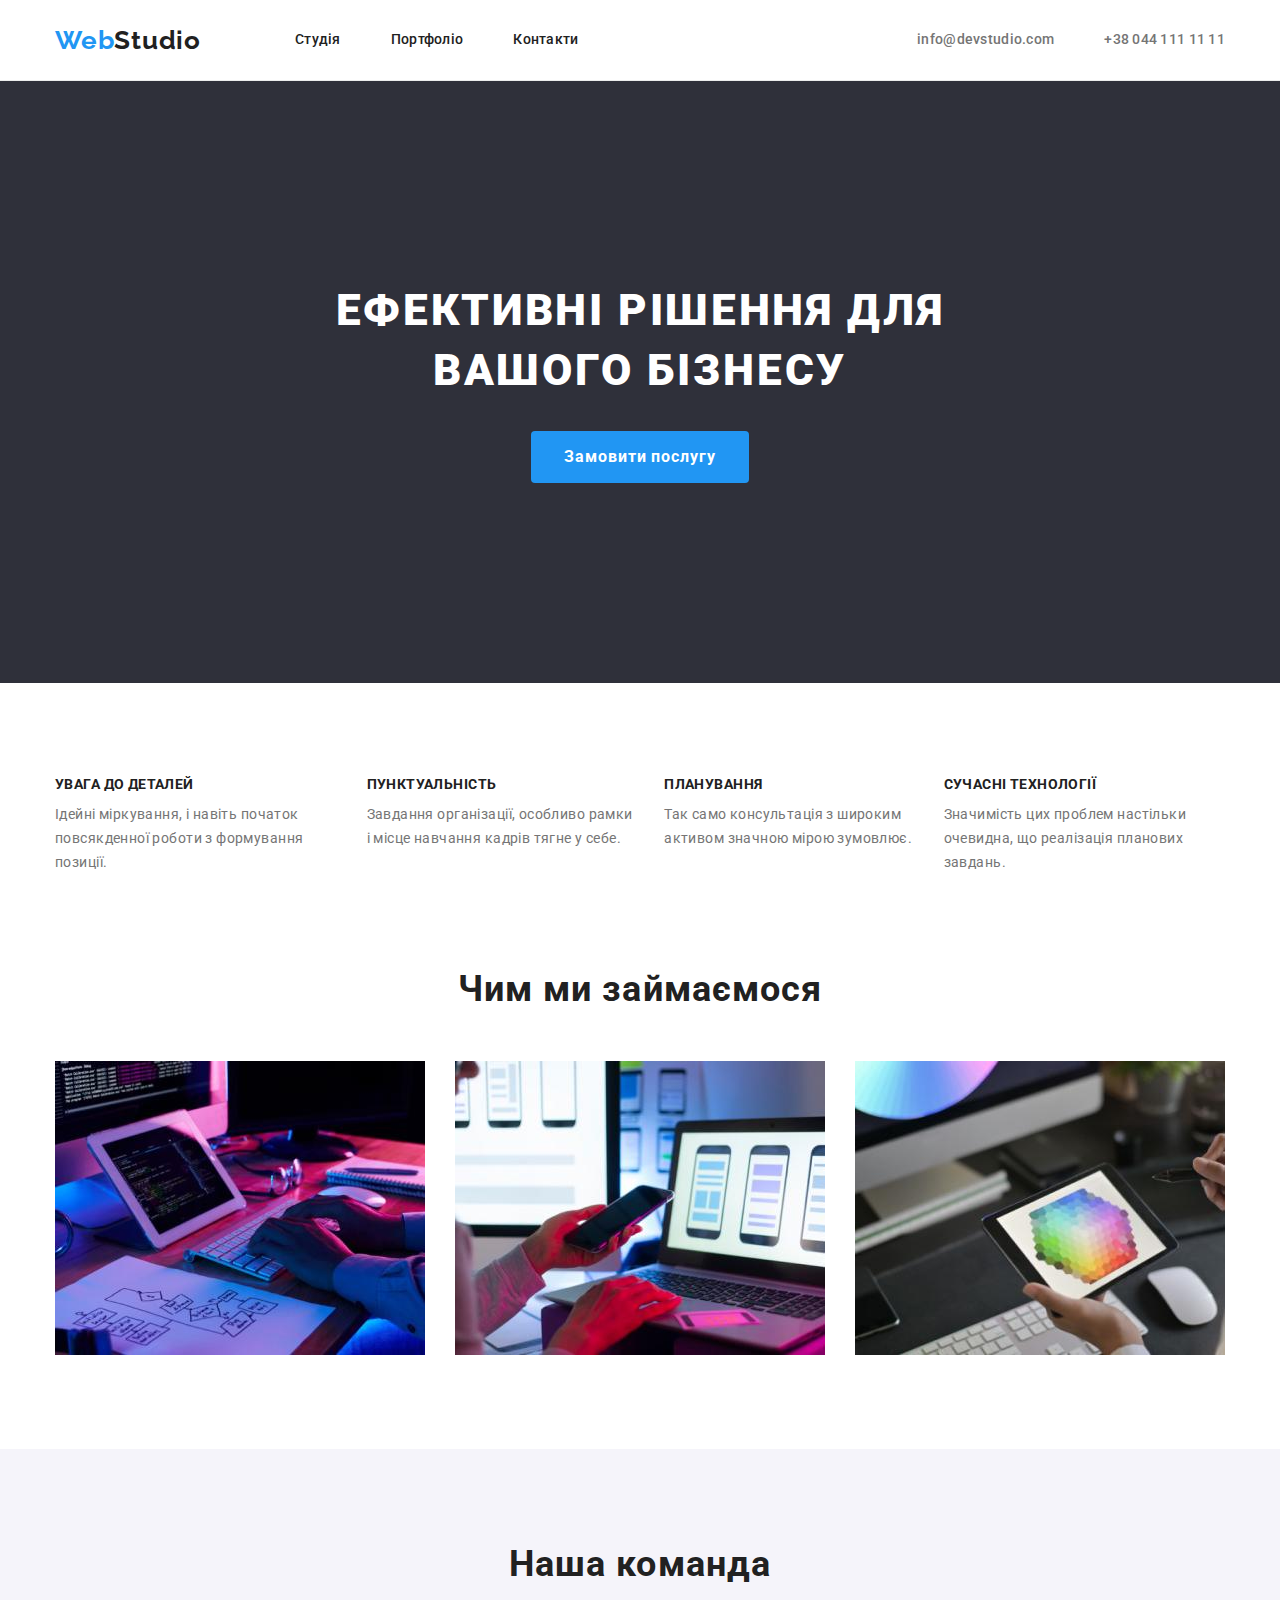
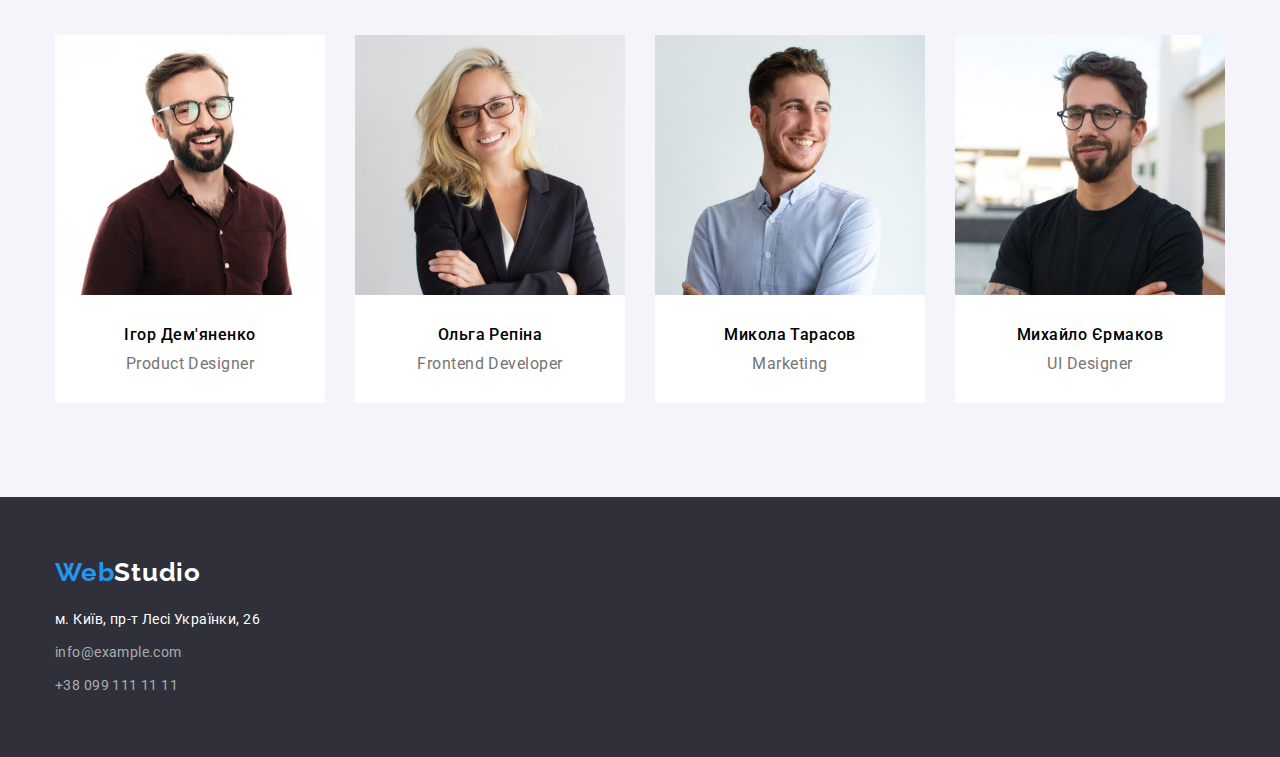
<file: index.html>
<!DOCTYPE html>
<html lang="uk">
<head>
    <meta charset="UTF-8">
    <meta http-equiv="X-UA-Compatible" content="IE=edge">
    <meta name="viewport" content="width=device-width, initial-scale=1.0">
    <title>Document</title>
    <link rel="preconnect" href="https://fonts.googleapis.com">
    <link rel="preconnect" href="https://fonts.gstatic.com" crossorigin>
    <link href="https://fonts.googleapis.com/css2?family=Raleway:wght@700&family=Roboto:wght@400;500;700;900&display=swap" rel="stylesheet">
    <link rel="stylesheet" href="https://cdnjs.cloudflare.com/ajax/libs/modern-normalize/1.1.0/modern-normalize.min.css">
    <link rel="stylesheet" href="./css/styles.css">
</head>

<body>

  <!--header-->
    <header class="page-header">
      <div class="container header">
        <a class="logo link" href="./index.html">Web<span class="logo-word">Studio</span></a>
        <nav class="navigation">          
                 
            <ul class="menu list">
            <li class="menu-item">
              <a class="menu-link link" href="./index.html">Студія</a>
            </li>
            <li class="menu-item">
              <a class="menu-link link" href="./portfolio.html">Портфоліо</a>
            </li>
            <li class="menu-item">
              <a class="menu-link link" href="#Contacts">Контакти</a>
            </li>
          </ul>
        </nav>
  
        <ul class="contact-header list">
            <li>
                <a class="contact-mail contact-item link" href="mailto:info@devstudio.com">info@devstudio.com</a>
            </li>
            <li>
                <a class="contact-phone-number contact-item link" href="tel:+380441111111">+38 044 111 11 11</a>
            </li>  
        </ul>
      
      </div>
      </header>

      <!--main-->
      <main>

        <!--section hero-->
        <Section class="hero">
                <h1 class="hero-title">Ефективні рішення для вашого бізнесу</h1>
                <button class="modal-btn" type="button">Замовити послугу</button>
        </Section>
        
        
        <section class="hidden section">
          <div class="container">
            <h2 class="vissually-hidden">Наші особливості</h2>
            <ul class="hidden-list list">
                <li class="hidden-item">
                    <h3 class="titel">Увага до деталей</h3>                    
                    <p class="about-text">Ідейні міркування, і навіть початок повсякденної роботи з формування позиції.</p>
                </li>
                <li class="hidden-item">
                    <h3 class="titel">Пунктуальність</h3>                    
                    <p class="about-text">Завдання організації, особливо рамки і місце навчання кадрів тягне у себе.</p>
                </li>
                <li class="hidden-item">
                    <h3 class="titel">Планування</h3>                   
                    <p class="about-text">Так само консультація з широким активом значною мірою зумовлює.</p>
                </li>
                <li class="hidden-item">
                    <h3 class="titel">Сучасні технології</h3>                   
                    <p class="about-text">Значимість цих проблем настільки очевидна, що реалізація планових завдань.</p>
                </li>
            </ul>
          </div>  
        </section>

        <!--our work-->
        <section class="work section">
          <div class="container">
                <h2 class="suptitel">Чим ми займаємося</h2>
                <ul class="work-list list">
                  <li class="work-item">
                    <img
                      src="./images/about/about-img-1.jpg"
                      alt="створення сайту"
                      width="370"
                      height="294"
                    />
                  </li>
                  <li class="work-item">
                    <img
                      src="./images/about/about-img-2.jpg"
                      alt="просування сайту"
                      width="370"
                      height="294"
                    />
                  </li>
                  <li class="work-item">
                    <img
                      src="./images/about/about-img-3.jpg"
                      alt="дизайн сайту"
                      width="370"
                      height="294"
                    />
                  </li>
                </ul>
          </div>      
        </section>

        <!--our team-->
        <section class="team section">
          <div class="container">
            <h2 class="suptitel">Наша команда</h2>
        <ul class="team-list list">
          <li class="team-item">
            <img
              src="./images/team/igor-demyanenko.jpg"
              alt="дизайнер"
              width="270"
              height="260"
            />
            <div class="team-caption">
              <h3 class="titel-team">Ігор Дем'яненко</h3>
              <p class="about-text-team" lang="en">Product Designer</p>
            </div>
          </li>
          <li class="team-item">
            <img
              src="./images/team/olga-repina.jpg"
              alt="розробник сайтов"
              width="270"
              height="260"
            />
            <div class="team-caption">
              <h3 class="titel-team">Ольга Репіна</h3>
              <p class="about-text-team" lang="en">Frontend Developer</p>
            </div>
          </li>
          <li class="team-item">
            <img
              src="./images/team/nikolay-tarasov.jpg"
              alt="рекламщик"
              width="270"
              height="260"
            />
            <div class="team-caption">
            <h3 class="titel-team">Микола Тарасов</h3>
            <p class="about-text-team" lang="en">Marketing</p>
            </div>
          </li>
          <li class="team-item">
            <img
              src="./images/team/mihail-ermakov.jpg"
              alt="дизайнер"
              width="270"
              height="260"
            />
            <div class="team-caption">
            <h3 class="titel-team">Михайло Єрмаков</h3>
            <p class="about-text-team" lang="en">UI Designer</p>
            </div>
          </li>
        </ul>
        </div>
        </section>
    </main>

    <!--footer-->
    <footer class="page-footer">
      <div class="container">
      <a class="logo link" href="">Web<span class="logo-word-footer">Studio</span></a>
        <address class="footer-address">
          <ul class="contact-list link list">
            <li class="contact-list-item">
              <a class="contact-list-adress link"
                href="https://goo.gl/maps/PHv1CYp5BCuV5UhP9"
                target="_blank"
                rel="noopener noreferrer"
                >м. Київ, пр-т Лесі Українки, 26</a>
            </li>
            <li class="contact-list-item">
                <a class="contact-list-link link" href="mailto:info@example.com">info@example.com</a>
            </li>
            <li class="contact-list-item">
              <a  class="contact-list-link link" href="tel:+380991111111">+38 099 111 11 11</a>
            </li>
          </ul>
        </address>
        </div>
    </footer> 
</body>
</html>
</file>
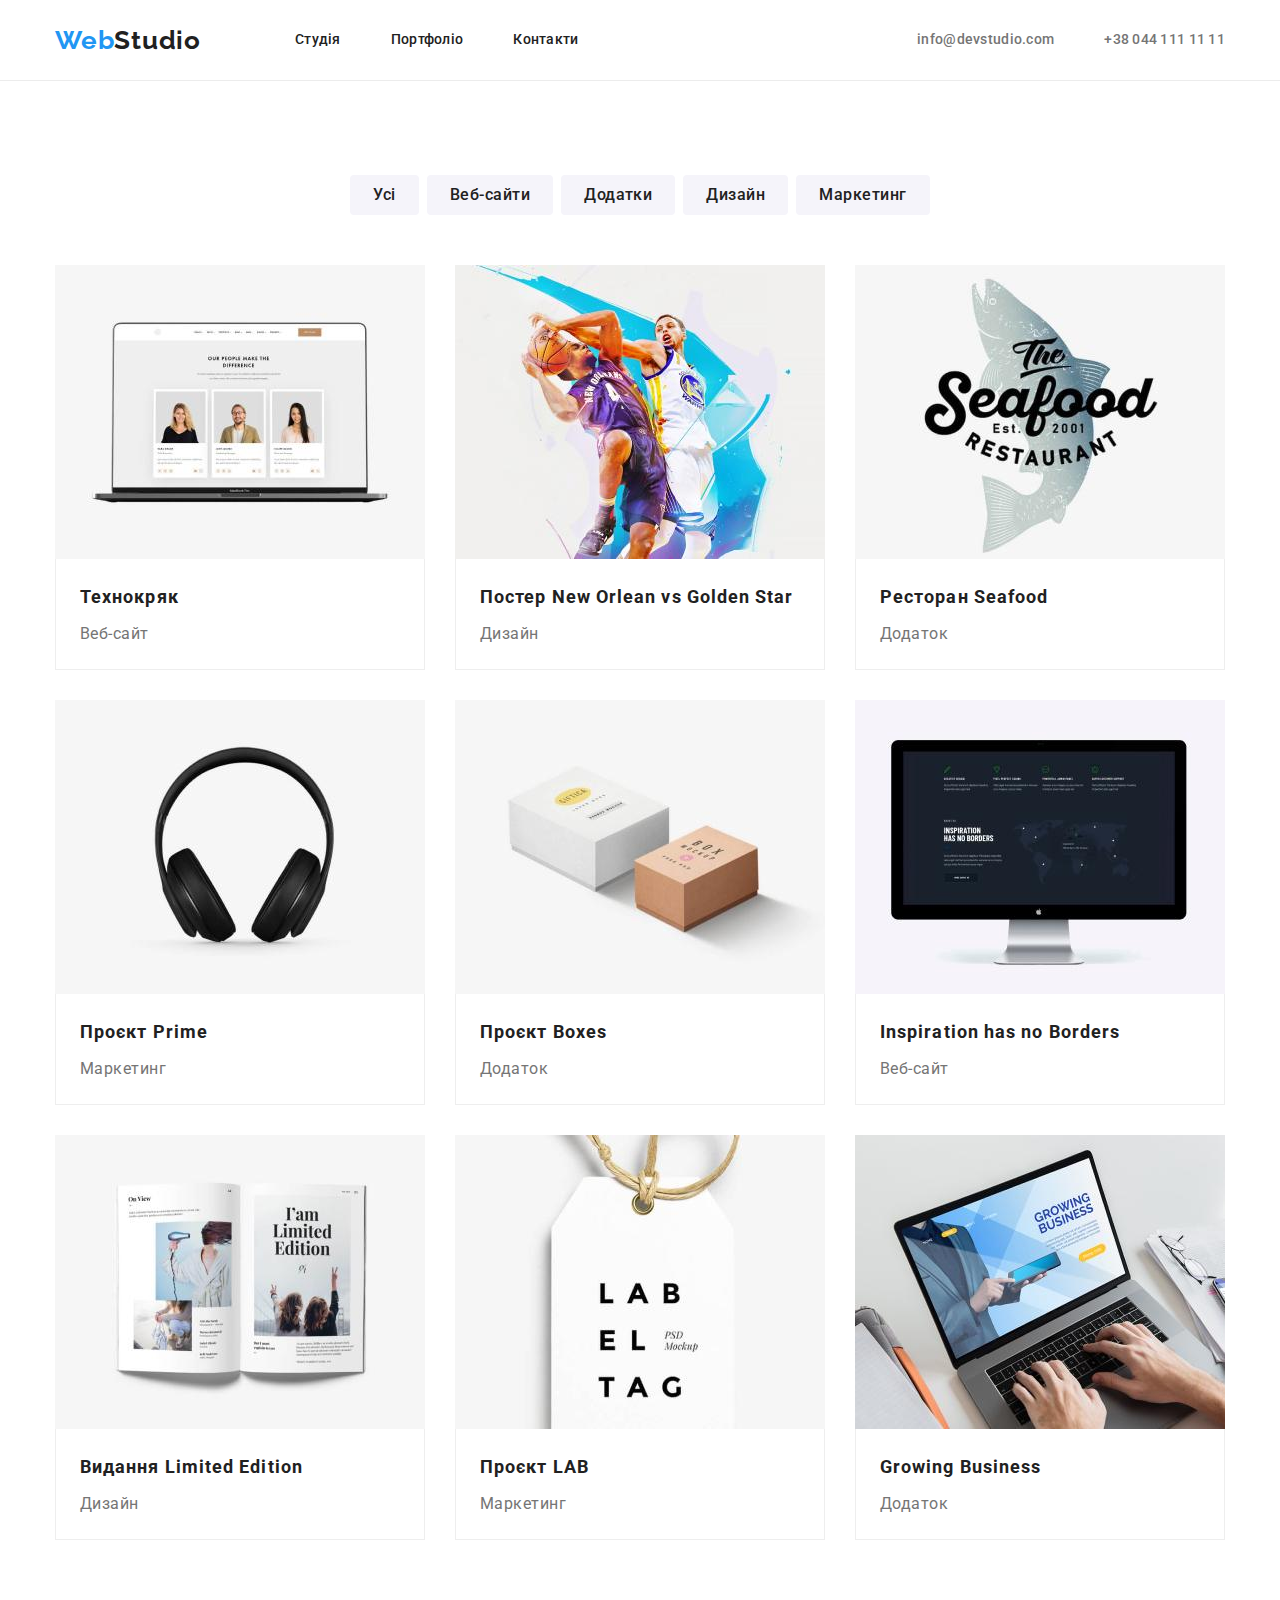
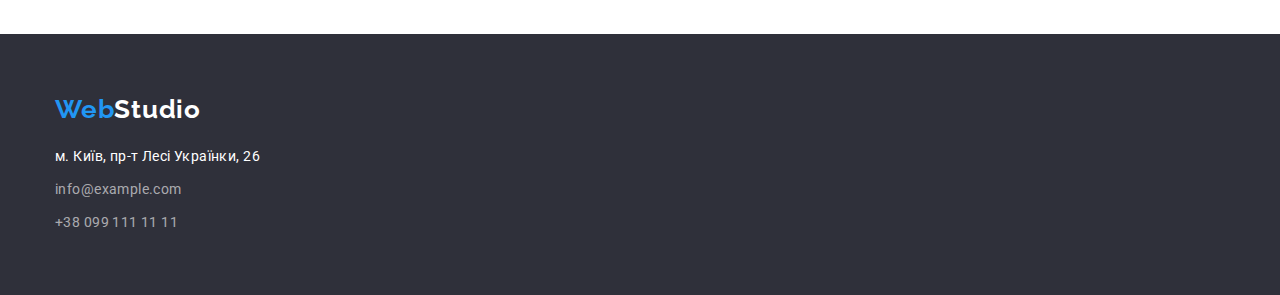
<file: portfolio.html>
<!DOCTYPE html>
<html lang="uk">
  <head>
    <meta charset="UTF-8">
    <meta http-equiv="X-UA-Compatible" content="IE=edge">
    <meta name="viewport" content="width=device-width, initial-scale=1.0">
    <title>Document</title>
    <link rel="preconnect" href="https://fonts.googleapis.com">
    <link rel="preconnect" href="https://fonts.gstatic.com" crossorigin>
    <link href="https://fonts.googleapis.com/css2?family=Raleway:wght@700&family=Roboto:wght@400;500;700;900&display=swap" rel="stylesheet">
    <link rel="stylesheet" href="https://cdnjs.cloudflare.com/ajax/libs/modern-normalize/1.1.0/modern-normalize.min.css">
    <link rel="stylesheet" href="./css/styles.css">
</head>

<body>
  <!--header-->
  <header class="page-header">
    <div class="container header">
      <a class="logo link" href="./index.html">Web<span class="logo-word">Studio</span></a>
      <nav class="navigation">          
               
          <ul class="menu list">
          <li class="menu-item">
            <a class="menu-link link" href="./index.html">Студія</a>
          </li>
          <li class="menu-item">
            <a class="menu-link link" href="./portfolio.html">Портфоліо</a>
          </li>
          <li class="menu-item">
            <a class="menu-link link" href="#Contacts">Контакти</a>
          </li>
        </ul>
      </nav>

      <ul class="contact-header list">
          <li>
              <a class="contact-mail contact-item link" href="mailto:info@devstudio.com">info@devstudio.com</a>
          </li>
          <li>
              <a class="contact-phone-number contact-item link" href="tel:+380441111111">+38 044 111 11 11</a>
          </li>  
      </ul>
    
    </div>
    </header>

  <!--main-->    
  <main>
          <section class="portfolio-works section">
            <div class="container">
              <h2 class="vissually-hidden">Наші проекти</h2>

                  <ul class="btn-portfolio list">
                      <li class="btn-portfolio-item">
                        <button class= "modal-btn-portfolio" type="button">Усі</button>
                      </li>
                      <li class="btn-portfolio-item">
                        <button class= "modal-btn-portfolio" type="button">Веб-сайти</button> 
                      </li>
                      <li class="btn-portfolio-item">
                        <button class= "modal-btn-portfolio" type="button">Додатки</button> 
                      </li>
                      <li class="btn-portfolio-item">
                        <button class= "modal-btn-portfolio" type="button">Дизайн</button> 
                      </li>
                      <li class="btn-portfolio-item">
                        <button class= "modal-btn-portfolio" type="button">Маркетинг</button>  
                      </li>
                  </ul>                             


                  <ul class="portfol-list list">
                      <li class="portfol-list-item">
                        <img
                        src="./images/portfolio/portfolio-img-1.jpg"
                        alt="веб-сайт"
                        width="370"
                        height="294"
                        />
                        <div class="portfolio-caption">
                        <h3 class="titel-portfolio">Технокряк</h3>
                        <p class="about-text-portfolio">Веб-сайт</p>
                        </div>
                      </li >
                      <li class="portfol-list-item">
                        <img
                        src="./images/portfolio/portfolio-img-2.jpg"
                        alt="баскетболисты"
                        width="370"
                        height="294"
                        />
                        <div class="portfolio-caption">
                        <h3 class="titel-portfolio">Постер<span lang="en"> New Orlean vs Golden Star</span></h3>
                        <p class="about-text-portfolio">Дизайн</p>
                        </div>
                      </li>
                      <li class="portfol-list-item">
                        <img
                        src="./images/portfolio/portfolio-img-3.jpg"
                        alt="эмблема"
                        width="370"
                        height="294"
                        />
                        <div class="portfolio-caption">
                        <h3 class="titel-portfolio">Ресторан<span lang="en"> Seafood</span></h3>
                        <p class="about-text-portfolio">Додаток</p>
                        </div>
                      </li>
                      <li class="portfol-list-item">
                        <img
                        src="./images/portfolio/portfolio-img-4.jpg"
                        alt="наушники"
                        width="370"
                        height="294"
                        />
                        <div class="portfolio-caption">
                        <h3 class="titel-portfolio">Проєкт <span lang="en">Prime</span></h3>
                        <p class="about-text-portfolio">Маркетинг</p>
                        </div>
                      </li>
                      <li class="portfol-list-item">
                        <img
                        src="./images/portfolio/portfolio-img-5.jpg"
                        alt="коробки"
                        width="370"
                        height="294"
                        />
                        <div class="portfolio-caption">
                        <h3 class="titel-portfolio">Проєкт <span lang="en">Boxes</span></h3>
                        <p class="about-text-portfolio">Додаток</p>
                        </div>
                      </li>
                      <li class="portfol-list-item">
                        <img
                        src="./images/portfolio/portfolio-img-6.jpg"
                        alt="монитор"
                        width="370"
                        height="294"
                        />
                        <div class="portfolio-caption">
                        <h3  class="titel-portfolio" lang="en">Inspiration has no Borders</h3>
                        <p class="about-text-portfolio">Веб-сайт</p>
                        </div>
                      </li>
                      <li class="portfol-list-item">
                        <img
                        src="./images/portfolio/portfolio-img-7.jpg"
                        alt="книга"
                        width="370"
                        height="294"
                        />
                        <div class="portfolio-caption">
                        <h3 class="titel-portfolio">Видання <span lang="en">Limited Edition</span></h3>
                        <p class="about-text-portfolio">Дизайн</p>
                        </div>
                      </li>
                      <li class="portfol-list-item">
                        <img
                        src="./images/portfolio/portfolio-img-8.jpg"
                        alt="бирка"
                        width="370"
                        height="294"
                        />
                        <div class="portfolio-caption">
                        <h3 class="titel-portfolio">Проєкт <span lang="en">LAB</span></h3>
                        <p class="about-text-portfolio">Маркетинг</p>
                        </div>
                      </li>
                      <li class="portfol-list-item">
                        <img
                        src="./images/portfolio/portfolio-img-9.jpg"
                        alt="ноутбук"
                        width="370"
                        height="294"
                        />
                        <div class="portfolio-caption">
                        <h3  class="titel-portfolio" lang="en">Growing Business</h3>
                        <p class="about-text-portfolio">Додаток</p>
                        </div>
                      </li>
                  </ul>
            </div>     
          </section>
      </main>


      <footer class="page-footer">
      <div class="container">
      <a class="logo link" href="">Web<span class="logo-word-footer">Studio</span></a>
        <address class="footer-address">
          <ul class="contact-list link list">
            <li class="contact-list-item">
              <a class="contact-list-adress link"
                href="https://goo.gl/maps/PHv1CYp5BCuV5UhP9"
                target="_blank"
                rel="noopener noreferrer"
                >м. Київ, пр-т Лесі Українки, 26</a>
            </li>
            <li class="contact-list-item">
                <a class="contact-list-link link" href="mailto:info@example.com">info@example.com</a>
            </li>
            <li class="contact-list-item">
              <a  class="contact-list-link link" href="tel:+380991111111">+38 099 111 11 11</a>
            </li>
          </ul>
        </address>
        </div>
    </footer> 
</body>
</html>
</file>
<file: css/styles.css>
*,
*::before,
*::after {
  box-sizing: border-box;
}

:root {
    --primary-font-family: 'Roboto', sans-serif;
    --secondary-font-family: 'Raleway', sans-serif;
    --primary-color: #212121;
    --secondary-color:  #757575;
    --accent-color: #2196F3;
    --primary-white-color: #FFFFFF;

}
.link {
    text-decoration: none;
  }
  
  .list {
    list-style: none;
  }

  body {
    font-family: var(--primary-font-family);
    background-color: #FFFFFF;

  }

  .container {
    width: 1200px;
    padding-left: 15px;
    padding-right: 15px;
    margin-left: auto;
    margin-right: auto;

  }

  h1, h2, h3, p, ul {
    margin: 0;
    padding: 0;
    
  }
  .section {
    padding-top: 94px;
    padding-bottom: 94px;
  }

  img {
    display: block;
    max-width: 100%;
    height: auto;
  }
  /* ============= COMPONENTS ============= */
  .titel{
    font-weight: 700;
    font-size: 14px;
    line-height:1.14;
    letter-spacing: 0.03em;
    text-transform: uppercase;
    color: var(--primary-color);
   
  }
  .about-text {
    font-weight: 400;
    font-size: 14px;
    line-height: 1.71;  
    letter-spacing: 0.03em;
    color: var(--secondary-color);
  }

  .suptitel {
    font-weight: 700;
    font-size: 36px;
    line-height: 1.17;
    text-align: center;
    letter-spacing: 0.03em;
    color: var(--primary-color);
    
  }
  .vissually-hidden {
    position: absolute;
    white-space: nowrap;
    width: 1px;
    height: 1px;
    overflow: hidden;
    border: 0;
    padding: 0;
    clip: rect(0 0 0 0);
    clip-path: inset(50%);
    margin: 1px;

  }
  /* ============= COMPONENTS ============= */
  /* ============= HEADER ============= */
  .page-header {
    border-bottom: 1px solid #ECECEC;
  }
  
  .header {
    display: flex;
    align-items: center;
  }

  .logo {
    display: inline-block;
    padding-top: 24px;
    padding-bottom: 24px;
    margin-right: 94px;
    font-family: var(--secondary-font-family);
    font-weight: 700;
    font-size: 26px;
    line-height: 1.19;  
    letter-spacing: 0.03em;
    color:var(--accent-color);
  }
  .logo-word {
    color: var(--primary-color);
  }

  .menu {
    display: flex;
      }

  .menu .menu-item:not(:last-child) {
    margin-right: 50px;
  }
  
  
  .menu-link {
    display: block;
    padding-top: 32px;
    padding-bottom: 32px;

    font-weight: 500;
    font-size: 14px;
    line-height: 1.14;
    letter-spacing: 0.02em;
    color: var(--primary-color);
  }
  .menu-link:hover,
  .menu-link:focus {
    color: var(--accent-color);
  }

  .contact-header {
    display: flex;
    margin-left: auto;
  }

  .contact-item {
    display: block;
    padding-top: 32px;
    padding-bottom: 32px;
   margin-right: 50px;
  }

  /*.contact-item:not(:last-child) {
    margin-right: 0;
  }*/

  .contact-mail {
    font-weight: 500;
    font-size: 14px;
    line-height: 1.14;
    letter-spacing: 0.02em;
    color: var(--secondary-color);
  }
  .contact-mail:hover,
  .contact-mail:focus {
    color: var(--accent-color);  
  }

  .contact-phone-number {
    margin-right: 0;

    font-weight: 500;
    font-size: 14px;
    line-height: 1.14;
    letter-spacing: 0.02em;
    color: var(--secondary-color); 
  }
  .contact-phone-number:hover,
  .contact-phone-number:focus {
  color: var(--accent-color);
  }
  /* ============= HEADER ============= */
  
  

  /* ============= HERO ============= */
  .hero {
    background-color: #2F303A;
    padding-top: 200px;
    padding-bottom: 200px;
  }

  .hero-title {
    max-width: 696px;
    margin: 0 auto 30px;

    font-weight: 900;
    font-size: 44px;
    line-height: 1.36;
    text-align: center;
    letter-spacing: 0.06em;  
    text-transform: uppercase;

    color: var(--primary-white-color);
  }
  .modal-btn {
    display: inline-block;
    border-radius: 4px;
    padding: 10px 32px;
    border: 1px solid transparent;
    margin: auto;

    font-family: var(--primary-font-family);
    font-weight: 700;
    font-size: 16px;
    line-height: 1.88;
    display: flex;
    align-items: center;
    text-align: center;
    letter-spacing: 0.06em;
    cursor: pointer;

    background-color: var(--accent-color);
    color: var(--primary-white-color);
  }

  .modal-btn:hover,
  .modal-btn:focus {
    background-color:#188CE8;
    font-family: var(--primary-font-family);
  
  }

  
 

  /* ============= HIDDEN ============= */
  .hidden {
    padding-bottom: 0;
  }
 .hidden-list {
    display: flex;
  }
  .hidden-list h3 {
    margin-bottom: 10px;
  }
  .hidden-list .hidden-item:not(:last-child) {
    margin-right: 30px;

  }
  
  .hidden-item {
    flex-basis: calc((100%-90px)/4);
  }

  /*============== WORK ==============*/
 .work h2 {
  margin-bottom: 50px;
 }
 .work-list {
  display: flex;
  justify-content: space-between;
 }

  /*============= TEAM ===============*/
    .team {
      background-color: #F5F4FA;
    }
    .team h2 {
      margin-bottom: 50px;

    }
    .team li {
      background-color: var(--primary-white-color);
    }
    .titel-team {
    font-style: normal;
    font-weight: 500;
    font-size: 16px;
    line-height: 1.19;
    text-align: center;
    letter-spacing: 0.03em;
    }
    .about-text-team {
    font-style: normal;
    font-weight: 400;
    font-size: 16px;
    line-height: 1.19;
    text-align: center;
    letter-spacing: 0.03em;
    color: var(--secondary-color);
    }
    .team-list {
      display: flex;
    }
    .team-list .team-item:not(:last-child) {
      margin-right: 30px;
    }

    .team-caption {
      padding-top: 30px;
      padding-bottom: 30px;
    }
    .team-caption h3 {
      margin-bottom: 10px;
    }

  /* ============= FOOTER ============= */
    .page-footer{
      background-color: #2F303A;

    }
  .logo-word-footer {
      
      color: var(--primary-white-color);
      
    }
    .contact-list-adress{
      font-family: 'Roboto';
      font-style: normal;
      font-weight: 400;
      font-size: 14px;
      line-height: 1.71;
      letter-spacing: 0.03em;
      color: var(--primary-white-color)
    }
    .contact-list-link {
        font-weight: 400;
        font-style: normal;
        font-size: 14px;
        line-height: 1.71;
        letter-spacing: 0.03em;
        
        color: rgba(255, 255, 255, 0.6);
    }
    
  /* ============= FOOTER ============= */
  .page-footer {
    padding-top: 60px;
    padding-bottom: 60px;
  }
  .page-footer .logo {
    padding: 0;
    margin-right: 0;
    margin-bottom: 20px;
  }
  .contact-list-item {
    display: block;
  }
  .contact-list-item:not(:last-child) {
    margin-bottom: 9px;
  }

  /*=============PORTFOLIO============*/
  .btn-portfolio {
    display: flex;
    margin-bottom: 50px;
    justify-content: center;
    gap: 8px;
    /*margin-right: auto;
    margin-left: auto;*/
  }

  /*.btn-portfolio-item:not(:last-child) {
    margin-right: 8px;
  }*/

  .modal-btn-portfolio {
    display: inline-block;
    border-radius: 4px;
    padding: 6px 22px;
    border: 1px solid transparent;
    margin: auto;

    font-family: var(--primary-font-family);
    font-weight: 500;
    font-size: 16px;
    line-height: 1.63;  
    text-align: center;
    letter-spacing: 0.03em;
    cursor: pointer;
    color: var(--primary-color);
    font-family: var(--primary-font-family);
    background-color: #F5F4FA;

  }
  .modal-btn-portfolio:hover,
  .modal-btn-portfolio:focus {
    background-color: var(--accent-color);
    color: var(--primary-white-color);  
  }

  .titel-portfolio {
    font-style: normal;
    font-weight: 700;
    font-size: 18px;
    line-height: 2;
    letter-spacing: 0.06em;
    color: var(--primary-color);

  }
  .about-text-portfolio {
    font-style: normal;
    font-weight: 400;
    font-size: 16px;
    line-height: 1.88;
    letter-spacing: 0.03em;
    color: var(--secondary-color);
  }
  
  .portfol-list {
    display: flex;
    flex-wrap: wrap;
    gap: 30px;
  }

  .portfol-list-item {
    width: 370px;
    
  }
  
  /*.portfol-list-item:not(:nth-child(3n)) {
    margin-right: 30px;
  }

  .portfol-list-item:not(:nth-last-child(-n+3)) {
    margin-bottom: 30px;
  }*/

  .portfolio-caption {
    padding: 20px 24px;
    border: 1px solid #eeeeee;
    border-top: none;
    width: 370px;
  }
  .portfolio-caption h3 {
    margin-bottom: 4px;
  }
</file>
